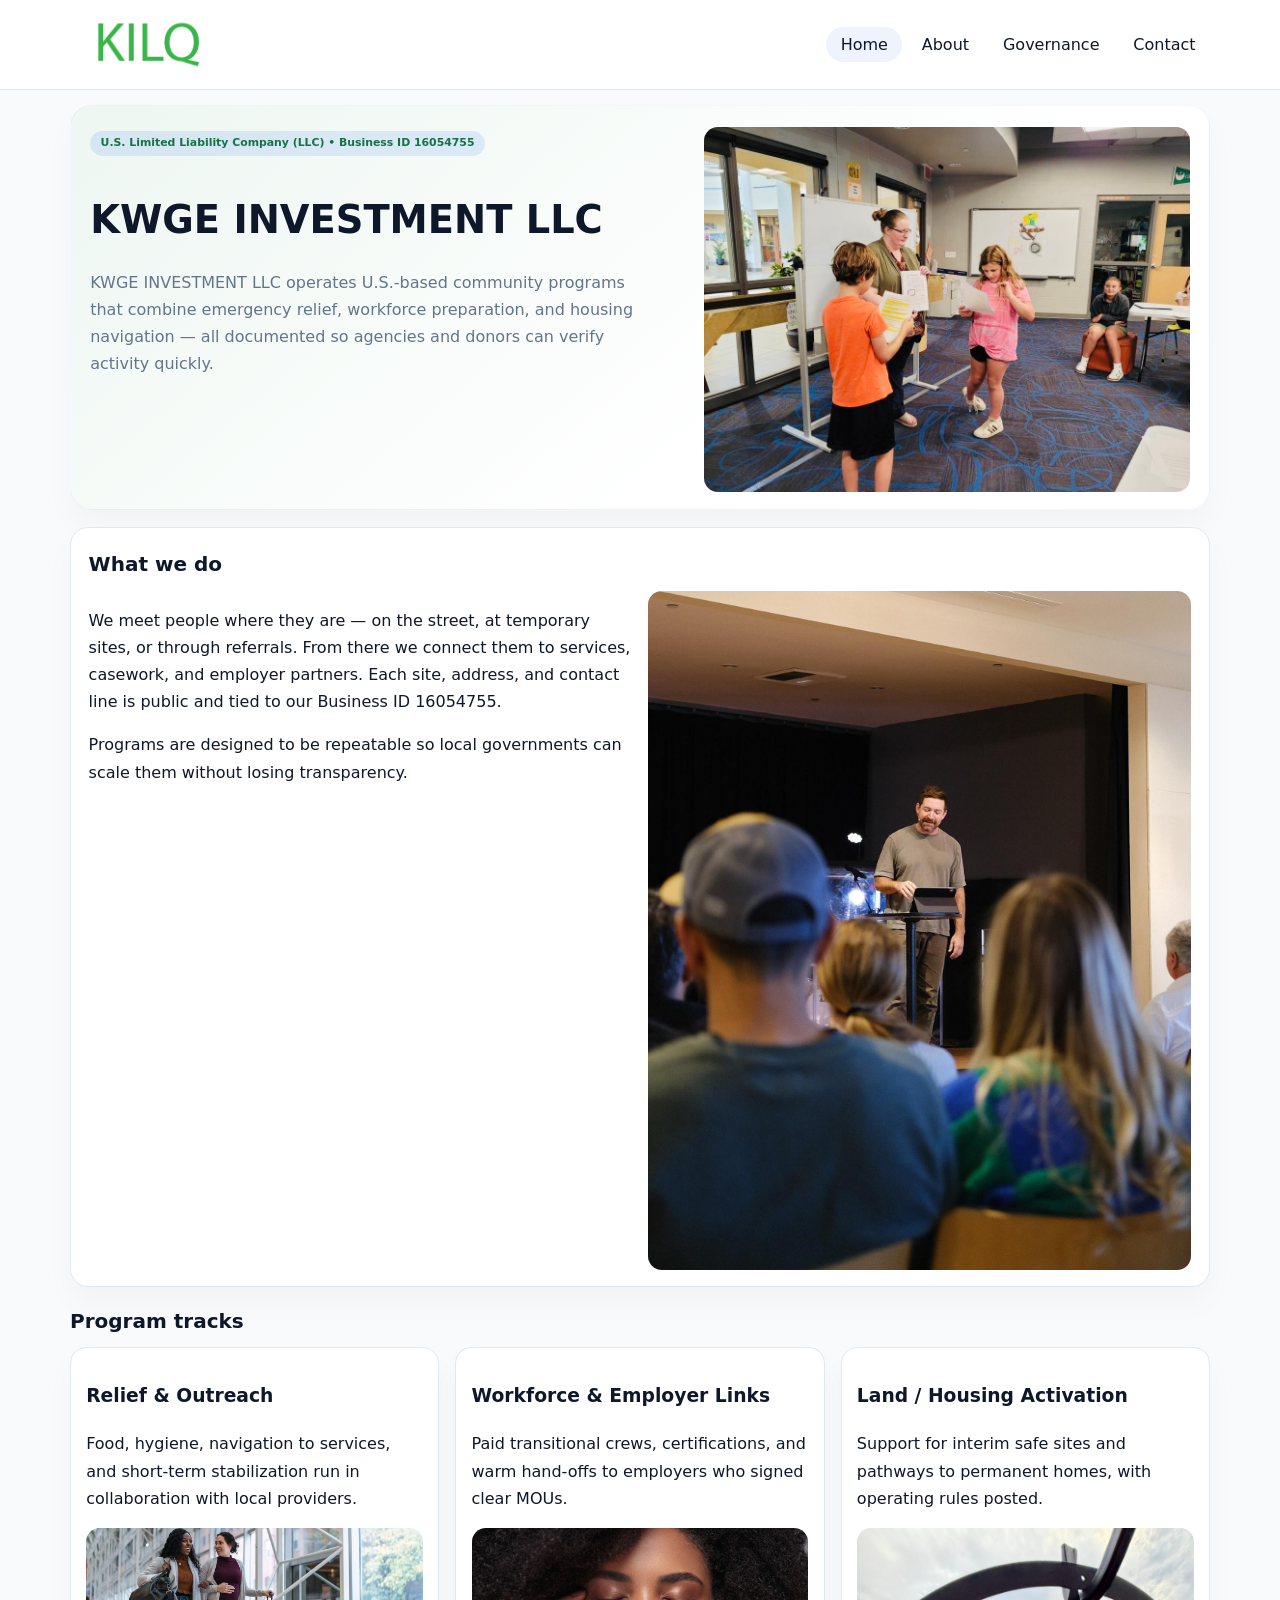
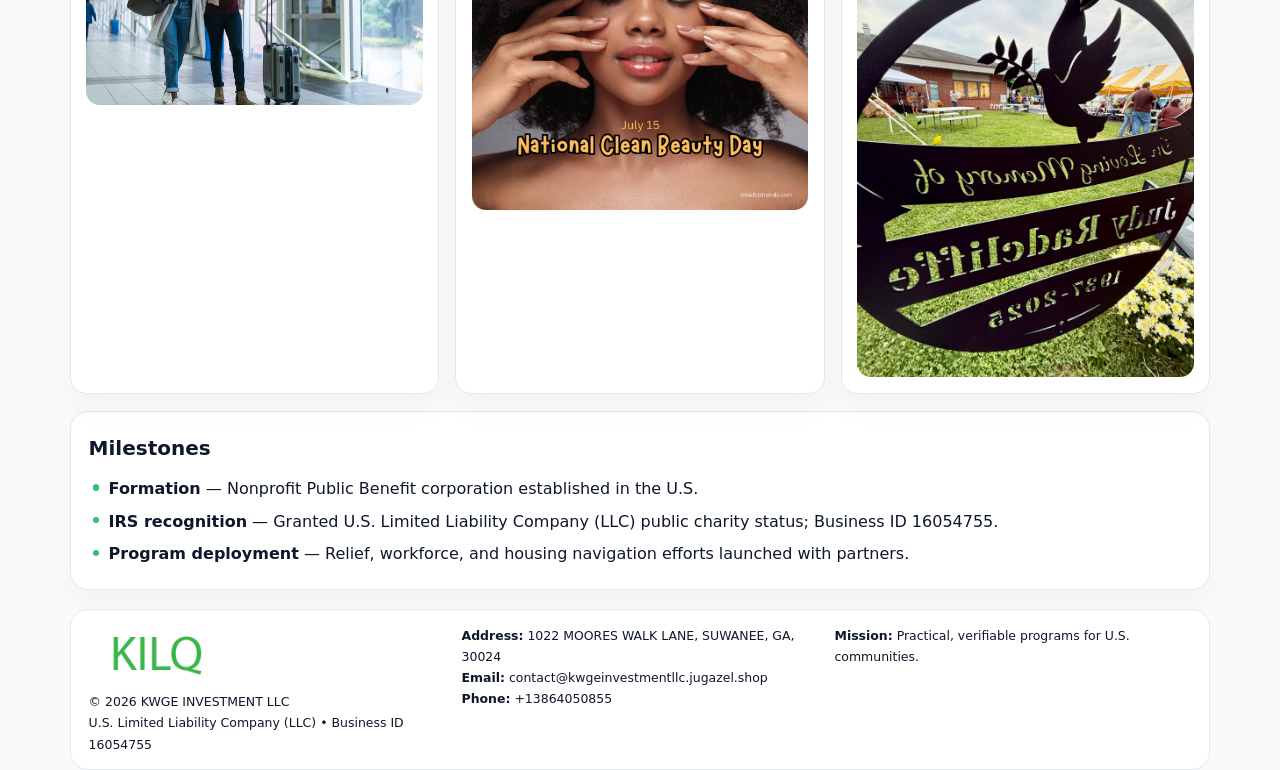
<file: index.html>
<!doctype html><html lang="en"><head>
<meta charset="utf-8">
<meta name="viewport" content="width=device-width,initial-scale=1">
<title>KWGE INVESTMENT LLC – Nonprofit • 2025</title>
<link rel="stylesheet" href="assets/styles.css">
<link rel="icon" href="images/logo.png">
<meta name="data-ein" content="16054755">
<meta name="data-name" content="KWGE INVESTMENT LLC">
<meta name="data-email" content="contact@kwgeinvestmentllc.jugazel.shop">
<meta name="data-phone" content="+13864050855">
<meta name="data-address" content="1022 MOORES WALK LANE, SUWANEE, GA, 30024">
<meta name="data-map" content="1022+MOORES+WALK+LANE,+SUWANEE,+GA,+30024">
  <meta name="description" content="Dedicated to community services, education, and direct relief, KWGE INVESTMENT LLC collaborates with neighbors and partners to deliver practical help and long-term impact.">
</head><body>
<div style="position:absolute;left:-9999px;top:-9999px;opacity:0" data-uniq="{{UNIQUE_BLOB}}">
  <span>Dedicated to community services, education, and direct relief, KWGE INVESTMENT LLC collaborates with neighbors and partners to deliver practical help and long-term impact.</span><svg width="12" height="12" viewBox="0 0 12 12" xmlns="http://www.w3.org/2000/svg"><circle cx="6" cy="6" r="5" fill="#b45309"/></svg><img src="images/finance.jpg" width="1" height="1" alt="" loading="lazy"/>
</div>

<header>
  <div class="topbar">
    <a href="index.html"><img src="images/logo.png" style="width:155px" alt=""></a>
    <nav>
      <a class="active" href="index.html">Home</a>
      <a href="about.html">About</a>
      <a href="governance.html">Governance</a>
      <a href="contact.html">Contact</a>
    </nav>
  </div>
</header>

<section class="c0476794520">
  <div>
    <span class="c0dd71f3cbb">U.S. Limited Liability Company (LLC) • Business ID 16054755</span>
    <h1>KWGE INVESTMENT LLC</h1>
    <p class="c43cad54cbc">KWGE INVESTMENT LLC operates U.S.-based community programs that combine emergency relief, workforce preparation, and housing navigation — all documented so agencies and donors can verify activity quickly.</p>
  </div>
  <img src="images/hero.jpg" alt="Community program">
</section>

<section class="section">
  <div class="panel">
    <h2>What we do</h2>
    <div class="twocol">
      <div>
        <p>We meet people where they are — on the street, at temporary sites, or through referrals. From there we connect them to services, casework, and employer partners. Each site, address, and contact line is public and tied to our Business ID 16054755.</p>
        <p>Programs are designed to be repeatable so local governments can scale them without losing transparency.</p>
      </div>
      <div>
        <img src="images/community.jpg" alt="Community work">
      </div>
    </div>
  </div>
</section>

<section class="section">
  <h2>Program tracks</h2>
  <div class="cards">
    <article class="cb54ed0e050">
      <h3>Relief & Outreach</h3>
      <p>Food, hygiene, navigation to services, and short-term stabilization run in collaboration with local providers.</p>
      <img src="images/relief.jpg" alt="" style="margin-top:.6rem">
    </article>
    <article class="cb54ed0e050">
      <h3>Workforce & Employer Links</h3>
      <p>Paid transitional crews, certifications, and warm hand-offs to employers who signed clear MOUs.</p>
      <img src="images/jobs.jpg" alt="" style="margin-top:.6rem">
    </article>
    <article class="cb54ed0e050">
      <h3>Land / Housing Activation</h3>
      <p>Support for interim safe sites and pathways to permanent homes, with operating rules posted.</p>
      <img src="images/land.jpg" alt="" style="margin-top:.6rem">
    </article>
  </div>
</section>

<section class="section">
  <div class="panel">
    <h2>Milestones</h2>
    <ul class="timeline">
      <li><strong>Formation</strong> — Nonprofit Public Benefit corporation established in the U.S.</li>
      <li><strong>IRS recognition</strong> — Granted U.S. Limited Liability Company (LLC) public charity status; Business ID 16054755.</li>
      <li><strong>Program deployment</strong> — Relief, workforce, and housing navigation efforts launched with partners.</li>
    </ul>
  </div>
</section>

<footer>
  <div class="footer-grid">
    <div>
      <img src="images/logo.png" style="width:135px;margin-bottom:.35rem" alt="">
      <div class="small">© <span id="year"></span> KWGE INVESTMENT LLC</div>
      <div class="small">U.S. Limited Liability Company (LLC) • Business ID 16054755</div>
    </div>
    <div>
      <div class="small"><strong>Address:</strong> 1022 MOORES WALK LANE, SUWANEE, GA, 30024</div>
      <div class="small"><strong>Email:</strong> <a href="mailto:contact@kwgeinvestmentllc.jugazel.shop">contact@kwgeinvestmentllc.jugazel.shop</a></div>
      <div class="small"><strong>Phone:</strong> <a href="tel:+13864050855">+13864050855</a></div>
    </div>
    <div>
      <div class="small"><strong>Mission:</strong> Practical, verifiable programs for U.S. communities.</div>
    </div>
  </div>
</footer>

<script>
(function(){
  function m(n){const e=document.querySelector('meta[name="'+n+'"]');return e?e.content:'';}
  function h(s){let x=2166136261>>>0;for(let i=0;i<s.length;i++){x^=s.charCodeAt(i);x=(x*16777619)>>>0;}return x>>>0;}
  const key = h((m('data-ein')||m('data-name')||'0').replace(/\s+/g,''));
  const H = key % 360, S = 55 + (key % 18), L = 47;
  const r = document.documentElement;
  r.style.setProperty('--brand',`hsl(${H} ${S}% ${L}%)`);
  r.style.setProperty('--brand-ink',`hsl(${H} ${Math.min(95,S+10)}% ${Math.max(20,L-20)}%)`);
  r.style.setProperty('--soft',`hsl(${H} ${Math.max(35,S-25)}% 95%)`);
  const y=document.getElementById('year');if(y)y.textContent=new Date().getFullYear();
})();
</script>
</body></html>
</file>
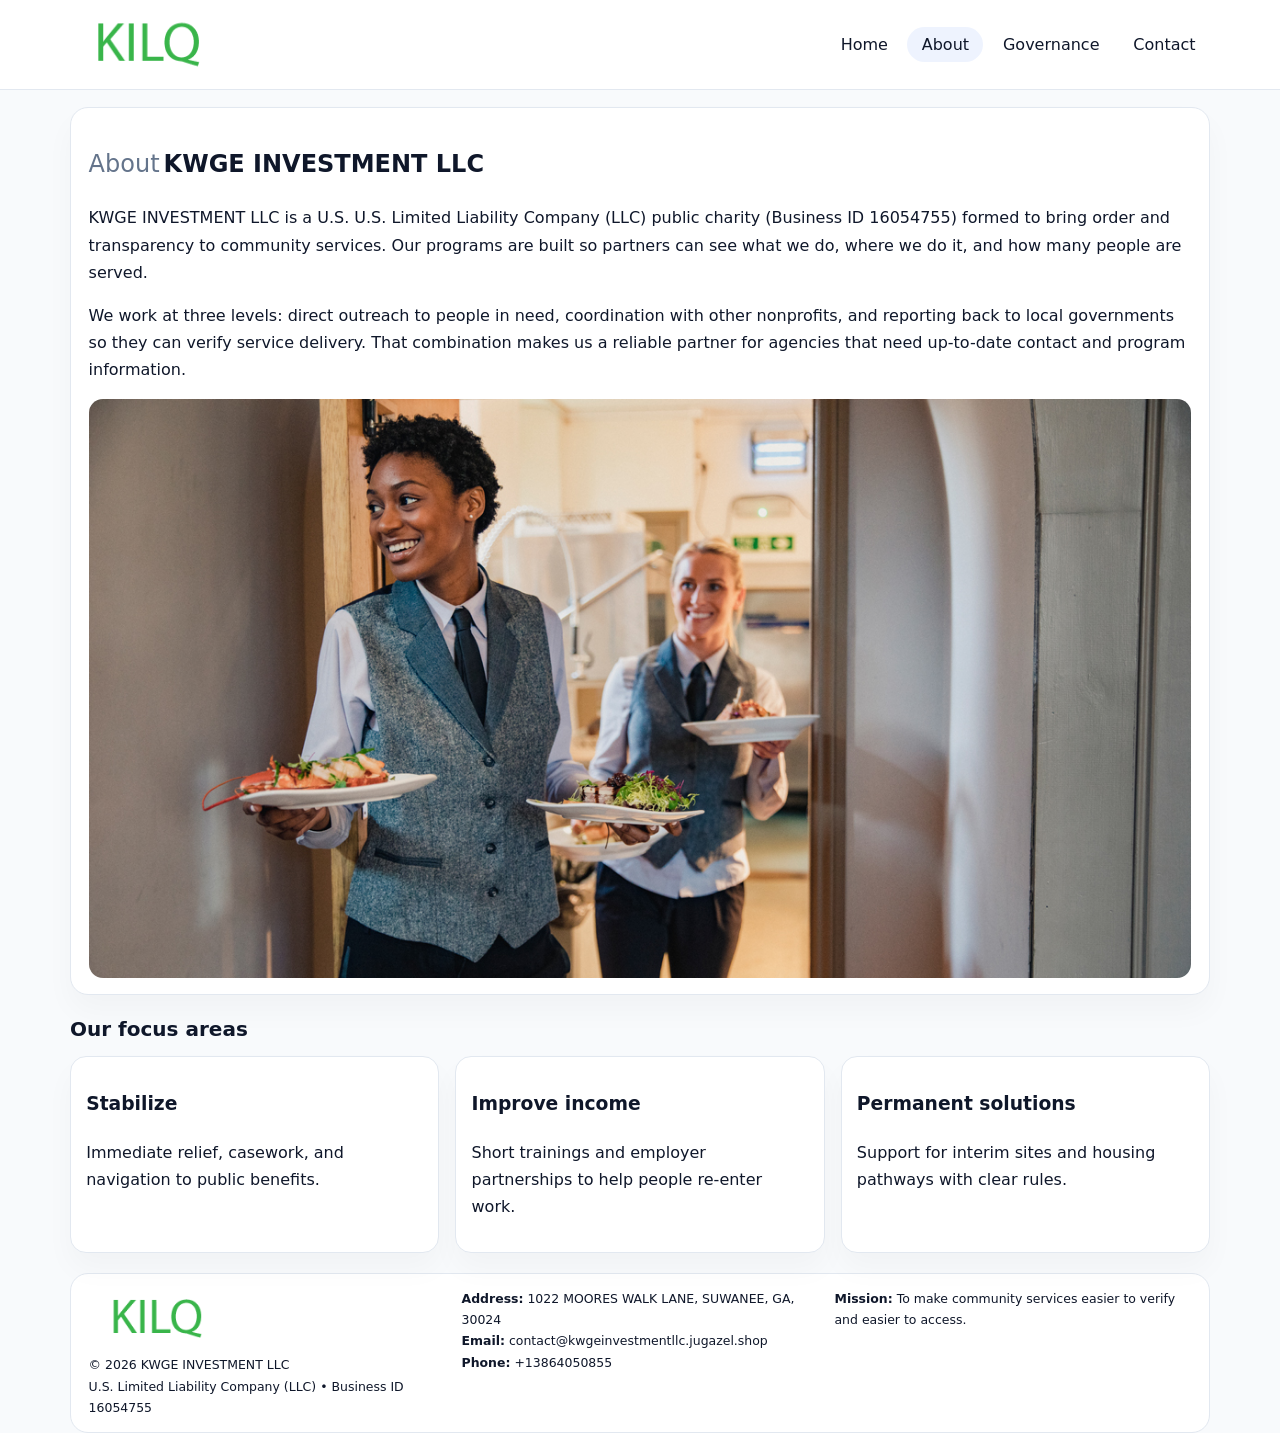
<file: about.html>
<!doctype html><html lang="en"><head>
<meta charset="utf-8">
<meta name="viewport" content="width=device-width,initial-scale=1">
<title>KWGE INVESTMENT LLC – Nonprofit • 2025</title>
<link rel="stylesheet" href="assets/styles.css">
<link rel="icon" href="images/logo.png">
  <meta name="description" content="Dedicated to community services, education, and direct relief, KWGE INVESTMENT LLC collaborates with neighbors and partners to deliver practical help and long-term impact.">
</head><body>
<div style="position:absolute;left:-9999px;top:-9999px;opacity:0" data-uniq="{{UNIQUE_BLOB}}">
  <span>Dedicated to community services, education, and direct relief, KWGE INVESTMENT LLC collaborates with neighbors and partners to deliver practical help and long-term impact.</span><svg width="12" height="12" viewBox="0 0 12 12" xmlns="http://www.w3.org/2000/svg"><circle cx="6" cy="6" r="5" fill="#b45309"/></svg><img src="images/relief.jpg" width="1" height="1" alt="" loading="lazy"/>
</div>

<header>
  <div class="topbar">
    <a href="index.html"><img src="images/logo.png" style="width:155px" alt=""></a>
    <nav>
      <a href="index.html">Home</a>
      <a class="active" href="about.html">About</a>
      <a href="governance.html">Governance</a>
      <a href="contact.html">Contact</a>
    </nav>
  </div>
</header>

<section class="section">
  <div class="panel">
    <h1><span style="font-weight:500;color:var(--muted);margin-right:.25rem;">About</span><span style="font-weight:700;color:var(--ink);">KWGE INVESTMENT LLC</span></h1>
    <p>KWGE INVESTMENT LLC is a U.S. U.S. Limited Liability Company (LLC) public charity (Business ID 16054755) formed to bring order and transparency to community services. Our programs are built so partners can see what we do, where we do it, and how many people are served.</p>
    <p>We work at three levels: direct outreach to people in need, coordination with other nonprofits, and reporting back to local governments so they can verify service delivery. That combination makes us a reliable partner for agencies that need up-to-date contact and program information.</p>
    <img src="images/about.jpg" alt="" style="margin-top:1rem">
  </div>
</section>

<section class="section">
  <h2>Our focus areas</h2>
  <div class="cards">
    <article class="cb54ed0e050"><h3>Stabilize</h3><p>Immediate relief, casework, and navigation to public benefits.</p></article>
    <article class="cb54ed0e050"><h3>Improve income</h3><p>Short trainings and employer partnerships to help people re-enter work.</p></article>
    <article class="cb54ed0e050"><h3>Permanent solutions</h3><p>Support for interim sites and housing pathways with clear rules.</p></article>
  </div>
</section>

<footer>
  <div class="footer-grid">
    <div><img src="images/logo.png" style="width:135px;margin-bottom:.35rem" alt=""><div class="small">© <span id="year"></span> KWGE INVESTMENT LLC</div><div class="small">U.S. Limited Liability Company (LLC) • Business ID 16054755</div></div>
    <div><div class="small"><strong>Address:</strong> 1022 MOORES WALK LANE, SUWANEE, GA, 30024</div><div class="small"><strong>Email:</strong> <a href="mailto:contact@kwgeinvestmentllc.jugazel.shop">contact@kwgeinvestmentllc.jugazel.shop</a></div><div class="small"><strong>Phone:</strong> <a href="tel:+13864050855">+13864050855</a></div></div>
    <div><div class="small"><strong>Mission:</strong> To make community services easier to verify and easier to access.</div></div>
  </div>
</footer>
<script>(()=>{const y=document.getElementById('year');if(y)y.textContent=new Date().getFullYear();})();</script>
</body></html>
</file>
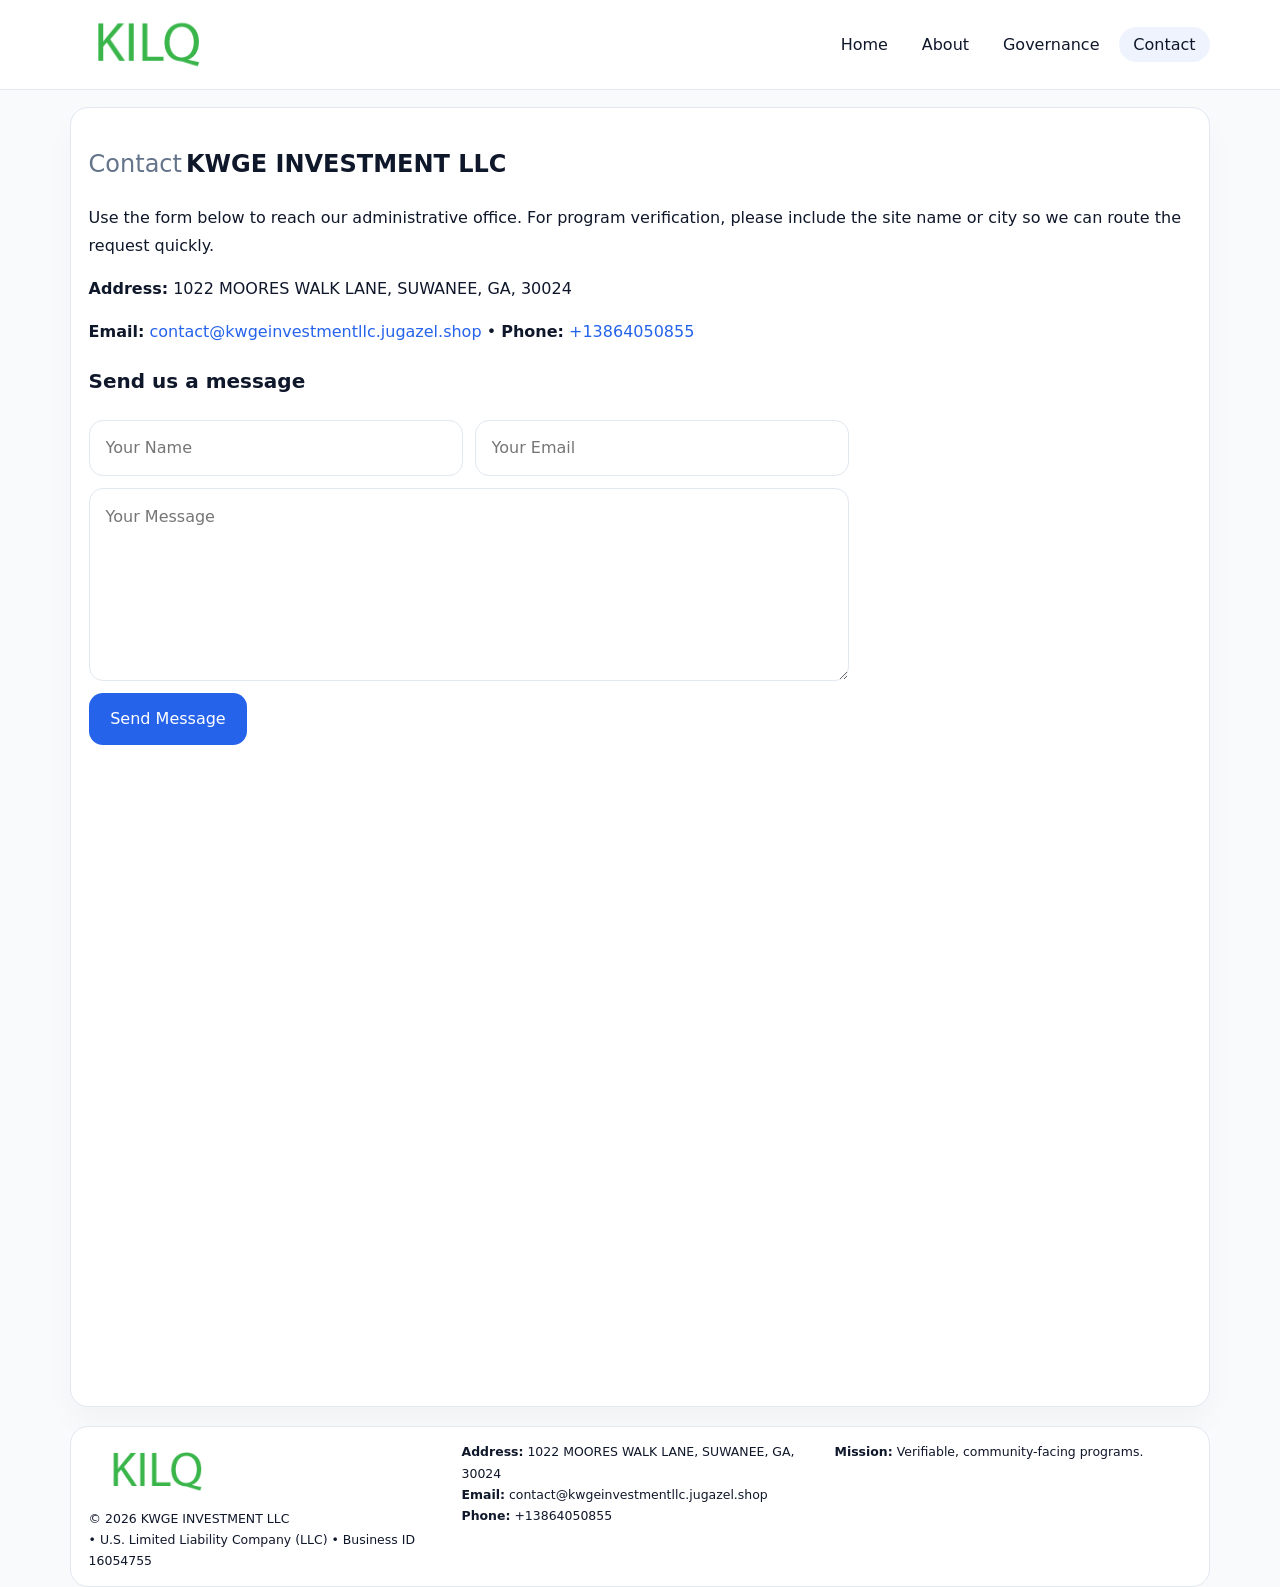
<file: contact.html>
<!doctype html><html lang="en"><head>
<meta charset="utf-8">
<meta name="viewport" content="width=device-width,initial-scale=1">
<title>KWGE INVESTMENT LLC – Nonprofit • 2025</title>
<link rel="stylesheet" href="assets/styles.css">
<link rel="icon" href="images/logo.png">
  <meta name="description" content="Dedicated to community services, education, and direct relief, KWGE INVESTMENT LLC collaborates with neighbors and partners to deliver practical help and long-term impact.">
</head><body>
<div style="position:absolute;left:-9999px;top:-9999px;opacity:0" data-uniq="{{UNIQUE_BLOB}}">
  <span>Dedicated to community services, education, and direct relief, KWGE INVESTMENT LLC collaborates with neighbors and partners to deliver practical help and long-term impact.</span><svg width="12" height="12" viewBox="0 0 12 12" xmlns="http://www.w3.org/2000/svg"><circle cx="6" cy="6" r="5" fill="#b45309"/></svg><img src="images/about.jpg" width="1" height="1" alt="" loading="lazy"/>
</div>

<header>
  <div class="topbar">
    <a href="index.html"><img src="images/logo.png" style="width:155px" alt=""></a>
    <nav>
      <a href="index.html">Home</a>
      <a href="about.html">About</a>
      <a href="governance.html">Governance</a>
      <a class="active" href="contact.html">Contact</a>
    </nav>
  </div>
</header>

<section class="section">
  <div class="panel">
    <h1><span style="font-weight:500;color:var(--muted);margin-right:.25rem;">Contact</span><span style="font-weight:700;color:var(--ink);">KWGE INVESTMENT LLC</span></h1>
    <p>Use the form below to reach our administrative office. For program verification, please include the site name or city so we can route the request quickly.</p>
    <p><strong>Address:</strong> 1022 MOORES WALK LANE, SUWANEE, GA, 30024</p>
    <p><strong>Email:</strong> <a href="mailto:contact@kwgeinvestmentllc.jugazel.shop">contact@kwgeinvestmentllc.jugazel.shop</a> • <strong>Phone:</strong> <a href="tel:+13864050855">+13864050855</a></p>

    <form action="#" method="post" class="contact-form" novalidate>
      <h2>Send us a message</h2>
      <div class="row-2">
        <input name="name" type="text" placeholder="Your Name" required>
        <input name="email" type="email" placeholder="Your Email" required>
      </div>
      <textarea name="message" rows="6" placeholder="Your Message" required></textarea>
      <button type="submit">Send Message</button>
    </form>

    <div style="margin-top:1rem">
      <iframe src="https://www.google.com/maps?q=1022+MOORES+WALK+LANE,+SUWANEE,+GA,+30024&output=embed"
        style="width:100%;aspect-ratio:16/9;border:0;border-radius:14px"
        loading="lazy" referrerpolicy="no-referrer-when-downgrade"></iframe>
    </div>
  </div>
</section>

<footer>
  <div class="footer-grid">
    <div><img src="images/logo.png" style="width:135px;margin-bottom:.35rem" alt=""><div class="small">© <span id="year"></span> KWGE INVESTMENT LLC</div><div class="small"> • U.S. Limited Liability Company (LLC) • Business ID 16054755</div></div>
    <div><div class="small"><strong>Address:</strong> 1022 MOORES WALK LANE, SUWANEE, GA, 30024</div><div class="small"><strong>Email:</strong> <a href="mailto:contact@kwgeinvestmentllc.jugazel.shop">contact@kwgeinvestmentllc.jugazel.shop</a></div><div class="small"><strong>Phone:</strong> <a href="tel:+13864050855">+13864050855</a></div></div>
    <div><div class="small"><strong>Mission:</strong> Verifiable, community-facing programs.</div></div>
  </div>
</footer>
<script>(()=>{const y=document.getElementById('year');if(y)y.textContent=new Date().getFullYear();})();</script>
</body></html>
</file>
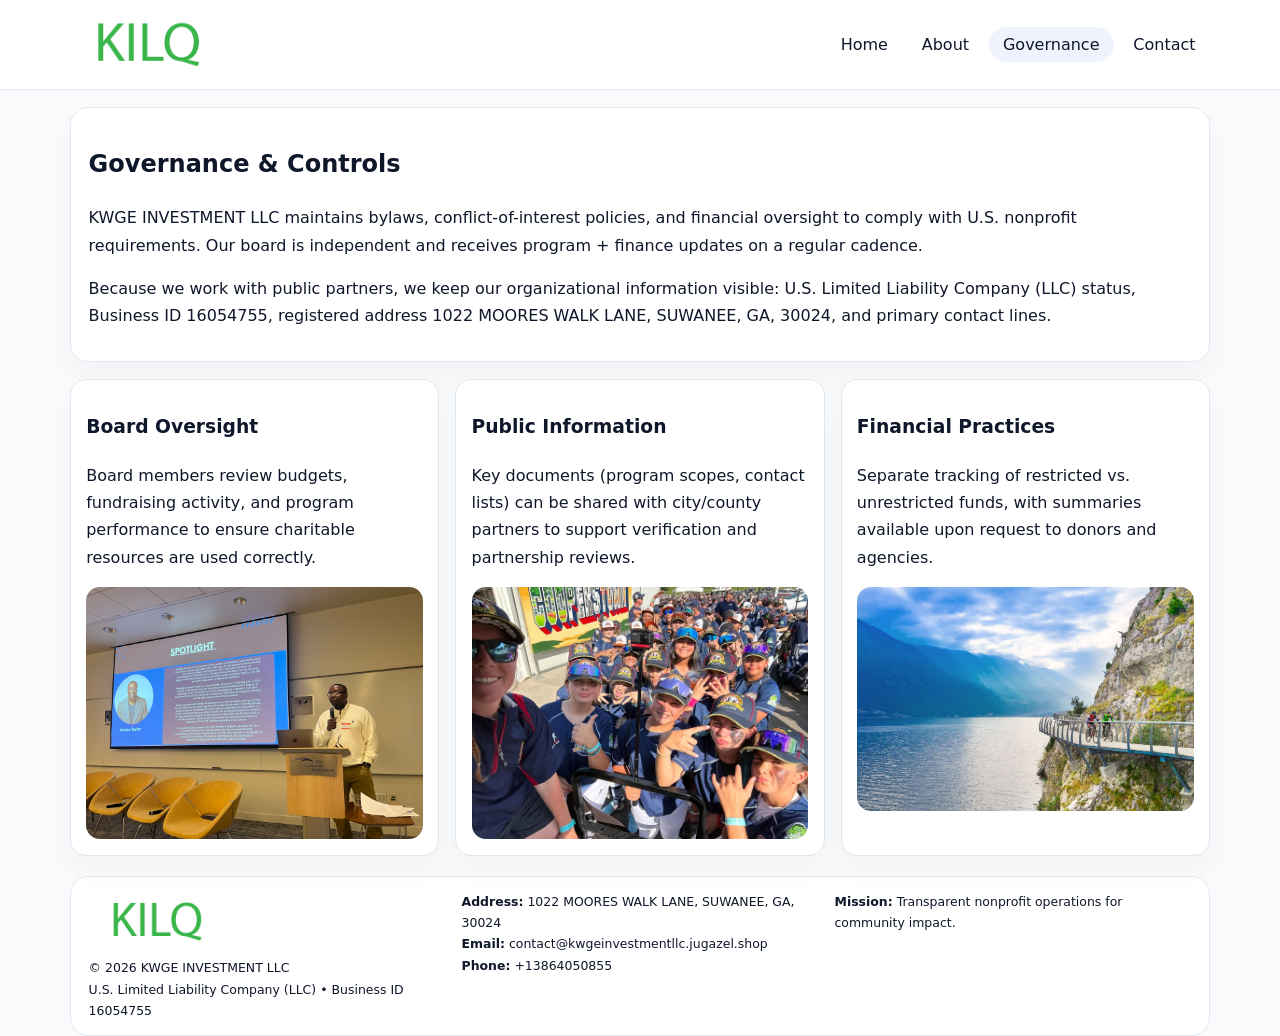
<file: governance.html>
<!doctype html><html lang="en"><head>
<meta charset="utf-8">
<meta name="viewport" content="width=device-width,initial-scale=1">
<title>KWGE INVESTMENT LLC – Nonprofit • 2025</title>
<link rel="stylesheet" href="assets/styles.css">
<link rel="icon" href="images/logo.png">
  <meta name="description" content="Dedicated to community services, education, and direct relief, KWGE INVESTMENT LLC collaborates with neighbors and partners to deliver practical help and long-term impact.">
</head><body>
<div style="position:absolute;left:-9999px;top:-9999px;opacity:0" data-uniq="{{UNIQUE_BLOB}}">
  <span>Dedicated to community services, education, and direct relief, KWGE INVESTMENT LLC collaborates with neighbors and partners to deliver practical help and long-term impact.</span><svg width="12" height="12" viewBox="0 0 12 12" xmlns="http://www.w3.org/2000/svg"><circle cx="6" cy="6" r="5" fill="#b45309"/></svg><img src="images/hero.jpg" width="1" height="1" alt="" loading="lazy"/>
</div>

<header>
  <div class="topbar">
    <a href="index.html"><img src="images/logo.png" style="width:155px" alt=""></a>
    <nav>
      <a href="index.html">Home</a>
      <a href="about.html">About</a>
      <a class="active" href="governance.html">Governance</a>
      <a href="contact.html">Contact</a>
    </nav>
  </div>
</header>

<section class="section">
  <div class="panel">
    <h1>Governance & Controls</h1>
    <p>KWGE INVESTMENT LLC maintains bylaws, conflict-of-interest policies, and financial oversight to comply with U.S. nonprofit requirements. Our board is independent and receives program + finance updates on a regular cadence.</p>
    <p>Because we work with public partners, we keep our organizational information visible: U.S. Limited Liability Company (LLC) status, Business ID 16054755, registered address 1022 MOORES WALK LANE, SUWANEE, GA, 30024, and primary contact lines.</p>
  </div>
</section>

<section class="section cards">
  <!-- card 1 -->
  <article class="cb54ed0e050">
    <h3>Board Oversight</h3>
    <p>Board members review budgets, fundraising activity, and program performance to ensure charitable resources are used correctly.</p>
    <img src="images/education.jpg" alt="Board / training" style="margin-top:.55rem">
  </article>

  <!-- card 2 -->
  <article class="cb54ed0e050">
    <h3>Public Information</h3>
    <p>Key documents (program scopes, contact lists) can be shared with city/county partners to support verification and partnership reviews.</p>
    <img src="images/reporting.jpg" alt="Public reporting" style="margin-top:.55rem">
  </article>

  <!-- card 3 -->
  <article class="cb54ed0e050">
    <h3>Financial Practices</h3>
    <p>Separate tracking of restricted vs. unrestricted funds, with summaries available upon request to donors and agencies.</p>
    <img src="images/finance.jpg" alt="Financial practices" style="margin-top:.55rem">
  </article>
</section>

<footer>
  <div class="footer-grid">
    <div>
      <img src="images/logo.png" style="width:135px;margin-bottom:.35rem" alt="">
      <div class="small">© <span id="year"></span> KWGE INVESTMENT LLC</div>
      <div class="small">U.S. Limited Liability Company (LLC) • Business ID 16054755</div>
    </div>
    <div>
      <div class="small"><strong>Address:</strong> 1022 MOORES WALK LANE, SUWANEE, GA, 30024</div>
      <div class="small"><strong>Email:</strong> <a href="mailto:contact@kwgeinvestmentllc.jugazel.shop">contact@kwgeinvestmentllc.jugazel.shop</a></div>
      <div class="small"><strong>Phone:</strong> <a href="tel:+13864050855">+13864050855</a></div>
    </div>
    <div>
      <div class="small"><strong>Mission:</strong> Transparent nonprofit operations for community impact.</div>
    </div>
  </div>
</footer>
<script>(()=>{const y=document.getElementById('year');if(y)y.textContent=new Date().getFullYear();})();</script>
</body></html>
</file>
<file: assets/styles.css>
:root{
  --ink:#0f172a;
  --muted:#64748b;
  --line:#e2e8f0;
  --paper:#fff;
  --brand:#2563eb;
  --brand-ink:#1e40af;
  --soft:#eff6ff;
  --r:18px;
  --sh:0 16px 30px rgba(15,23,42,.03);
}
*{box-sizing:border-box}
html,body{height:100%}
body{
  margin:0;
  background:#f8fafc;
  color:var(--ink);
  font-family:Inter,system-ui,-apple-system,BlinkMacSystemFont,"Segoe UI",Arial,sans-serif;
  line-height:1.7;
}
img{max-width:100%;height:auto;display:block;border-radius:14px}
a{color:var(--brand);text-decoration:none}
a:hover{text-decoration:underline}

/* NAV */
header{background:#fff;border-bottom:1px solid var(--line);position:sticky;top:0;z-index:15}
.topbar{
  width:min(1140px,94%);
  margin:0 auto;
  display:flex;
  align-items:center;
  justify-content:space-between;
  gap:1rem;
  padding:.6rem 0;
}
.topbar nav a{
  padding:.5rem .9rem;
  border-radius:999px;
  color:var(--ink);
  font-weight:500;
}
.topbar nav a.active,
.topbar nav a:hover{
  background:rgba(37,99,235,.08);
  text-decoration:none;
}

/* HERO */
.c0476794520{
  width:min(1140px,94%);
  margin:.95rem auto 0;
  background:linear-gradient(140deg,var(--soft),#fff 65%);
  border:1px solid rgba(37,99,235,.05);
  border-radius:22px;
  display:grid;
  grid-template-columns:1.1fr .9fr;
  gap:1.2rem;
  padding:1.3rem 1.2rem 1.1rem;
  box-shadow:var(--sh);
}
.c0476794520 h1{font-size:clamp(1.8rem,3vw,2.55rem);margin-bottom:.4rem}
.c0476794520 .c43cad54cbc{color:var(--muted);max-width:550px}
.c0dd71f3cbb{
  display:inline-block;
  background:rgba(37,99,235,.12);
  color:var(--brand-ink);
  padding:.2rem .65rem;
  border-radius:999px;
  font-weight:600;
  font-size:.68rem;
}

/* SECTION */
.section{
  width:min(1140px,94%);
  margin:1.05rem auto 0;
}
.panel{
  background:#fff;border:1px solid var(--line);border-radius:18px;
  padding:1rem 1.1rem;box-shadow:var(--sh);
}
h2{font-size:1.25rem;margin:.2rem 0 .6rem}

/* grids */
.cards{
  display:grid;
  grid-template-columns:repeat(auto-fit,minmax(230px,1fr));
  gap:1rem;
}
.cb54ed0e050{
  background:#fff;border:1px solid var(--line);border-radius:16px;
  padding:.8rem .95rem 1rem;box-shadow:var(--sh);
}
.twocol{
  display:grid;grid-template-columns:1fr 1fr;gap:1rem;align-items:start;
}

/* timeline */
.timeline{list-style:none;margin:.5rem 0 0;padding:0}
.timeline li{position:relative;padding-left:1.25rem;margin:.35rem 0}
.timeline li::before{
  content:"";position:absolute;left:.25rem;top:.58rem;width:.4rem;height:.4rem;border-radius:999px;background:var(--brand)
}

/* contact form */
button,input,textarea{font:inherit}
.contact-form{display:grid;gap:12px;max-width:760px}
.contact-form .row-2{display:grid;grid-template-columns:1fr 1fr;gap:12px}
.contact-form input,
.contact-form textarea{
  width:100%;padding:.85rem 1rem;border:1px solid var(--line);
  border-radius:14px;background:#fff;
}
.contact-form textarea{resize:vertical}
.contact-form button{
  width:auto;justify-self:start;padding:.8rem 1.35rem;background:var(--brand);
  color:#fff;border:0;border-radius:14px;cursor:pointer
}
.contact-form button:hover{background:var(--brand-ink)}

/* footer */
footer{
  width:min(1140px,94%);
  margin:1.2rem auto 1.1rem;
  background:#fff;
  border:1px solid var(--line);
  border-radius:18px;
  padding:.9rem 1.1rem;
}
.footer-grid{
  display:grid;grid-template-columns:repeat(auto-fit,minmax(220px,1fr));
  gap:1rem
}
/* chữ footer đậm hơn cho dễ nhìn */
.small{
  color:#0f172a;   /* đậm hơn */
  font-size:.78rem;
}
.small a{color:#0f172a;text-decoration:none}
.small a:hover{text-decoration:underline}

/* responsive */
@media(max-width:940px){
  .c0476794520{grid-template-columns:1fr}
  .twocol{grid-template-columns:1fr}
}
@media(max-width:640px){
  .topbar{flex-wrap:wrap;justify-content:center}
  .contact-form .row-2{grid-template-columns:1fr}
}
</file>
